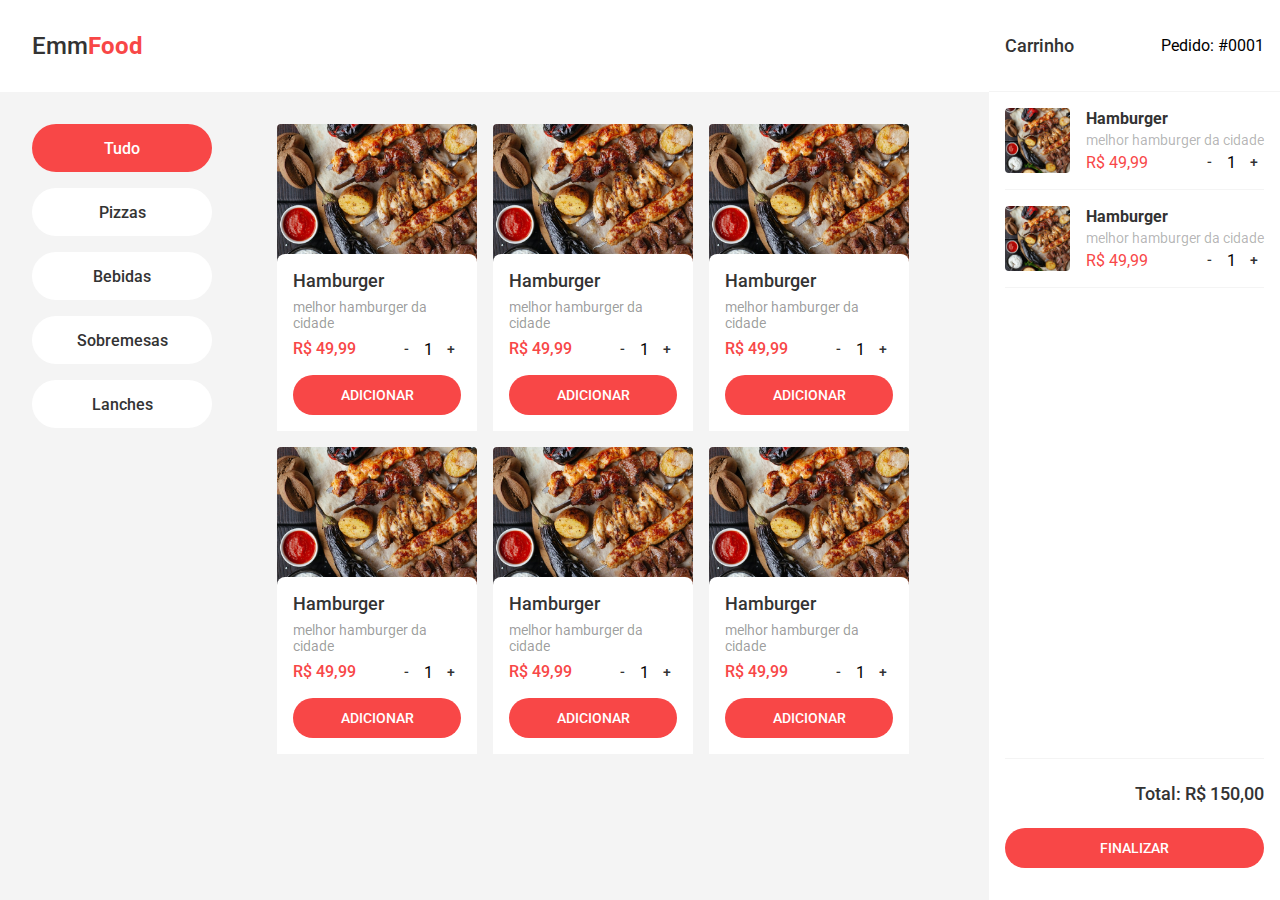
<file: index.html>
<!DOCTYPE html>

<html lang="pt-br">
<head>
  <meta charset="UTF-8">
  <title>EmmFood - Dashboard</title>
  <link rel="preconnect" href="https://fonts.googleapis.com">
  <link rel="preconnect" href="https://fonts.gstatic.com" crossorigin>
  <link href="https://fonts.googleapis.com/css2?family=Roboto:wght@400;500;700&display=swap" rel="stylesheet">
  <link rel="stylesheet" href="css/root.css">
  <link rel="stylesheet" href="css/styles.css">
</head>

<body>
<header class="header">
  <a href="/" class="logo">
    <h1>Emm<strong>Food</strong></h1>
  </a>
</header>
<div class="content">
  <nav class="navigation">
    <a class="active" href="#">Tudo</a>
    <a href="#">Pizzas</a>
    <a href="#">Bebidas</a>
    <a href="#">Sobremesas</a>
    <a href="#">Lanches</a>
  </nav>
  <section class="products">
    <article class="products__item">
      <img class="products__item-image" src="img/food.jpg" alt="food">
      <div class="products__item-content">
        <h2 class="products__item-title">Hamburger</h2>
        <p class="products__item-description">melhor hamburger da cidade</p>
        <div class="products__row">
          <span class="products__item-price">R$ 49,99</span>
          <div class="products__item-quantity">
            <button class="products__item-quantity__button" type="button">-</button>
            <span class="products__item-quantity__value">1</span>
            <button class="products__item-quantity__button" type="button">+</button>
          </div>
        </div>
        <button class="button--filled products__item-button">Adicionar</button>
      </div>
    </article>
    <article class="products__item">
      <img class="products__item-image" src="img/food.jpg" alt="food">
      <div class="products__item-content">
        <h2 class="products__item-title">Hamburger</h2>
        <p class="products__item-description">melhor hamburger da cidade</p>
        <div class="products__row">
          <span class="products__item-price">R$ 49,99</span>
          <div class="products__item-quantity">
            <button class="products__item-quantity__button" type="button">-</button>
            <span class="products__item-quantity__value">1</span>
            <button class="products__item-quantity__button" type="button">+</button>
          </div>
        </div>
        <button class="button--filled products__item-button">Adicionar</button>
      </div>
    </article>
    <article class="products__item">
      <img class="products__item-image" src="img/food.jpg" alt="food">
      <div class="products__item-content">
        <h2 class="products__item-title">Hamburger</h2>
        <p class="products__item-description">melhor hamburger da cidade</p>
        <div class="products__row">
          <span class="products__item-price">R$ 49,99</span>
          <div class="products__item-quantity">
            <button class="products__item-quantity__button" type="button">-</button>
            <span class="products__item-quantity__value">1</span>
            <button class="products__item-quantity__button" type="button">+</button>
          </div>
        </div>
        <button class="button--filled products__item-button">Adicionar</button>
      </div>
    </article>
    <article class="products__item">
      <img class="products__item-image" src="img/food.jpg" alt="food">
      <div class="products__item-content">
        <h2 class="products__item-title">Hamburger</h2>
        <p class="products__item-description">melhor hamburger da cidade</p>
        <div class="products__row">
          <span class="products__item-price">R$ 49,99</span>
          <div class="products__item-quantity">
            <button class="products__item-quantity__button" type="button">-</button>
            <span class="products__item-quantity__value">1</span>
            <button class="products__item-quantity__button" type="button">+</button>
          </div>
        </div>
        <button class="button--filled products__item-button">Adicionar</button>
      </div>
    </article>
    <article class="products__item">
      <img class="products__item-image" src="img/food.jpg" alt="food">
      <div class="products__item-content">
        <h2 class="products__item-title">Hamburger</h2>
        <p class="products__item-description">melhor hamburger da cidade</p>
        <div class="products__row">
          <span class="products__item-price">R$ 49,99</span>
          <div class="products__item-quantity">
            <button class="products__item-quantity__button" type="button">-</button>
            <span class="products__item-quantity__value">1</span>
            <button class="products__item-quantity__button" type="button">+</button>
          </div>
        </div>
        <button class="button--filled products__item-button">Adicionar</button>
      </div>
    </article>
    <article class="products__item">
      <img class="products__item-image" src="img/food.jpg" alt="food">
      <div class="products__item-content">
        <h2 class="products__item-title">Hamburger</h2>
        <p class="products__item-description">melhor hamburger da cidade</p>
        <div class="products__row">
          <span class="products__item-price">R$ 49,99</span>
          <div class="products__item-quantity">
            <button class="products__item-quantity__button" type="button">-</button>
            <span class="products__item-quantity__value">1</span>
            <button class="products__item-quantity__button" type="button">+</button>
          </div>
        </div>
        <button class="button--filled products__item-button">Adicionar</button>
      </div>
    </article>
  </section>
</div>
<aside class="cart">
  <header class="cart__header">
    <h1 class="cart__header-title">Carrinho</h1>
    <span class="cart__header-subtitle">Pedido: #0001</span>
  </header>

  <ul class="cart__items">
    <li class="cart__item">
      <img class="cart__item-image" src="img/food.jpg" alt="image">
      <div class="cart__item-content">
        <h2 class="cart__item-title">Hamburger</h2>
        <p class="cart__item-description">melhor hamburger da cidade</p>
        <div class="cart__row">
          <span class="cart__item-price">R$ 49,99</span>
          <div class="cart__item-quantity">
            <button class="cart__item-quantity__button" type="button">-</button>
            <span class="cart__item-quantity__value">1</span>
            <button class="cart__item-quantity__button" type="button">+</button>
          </div>
        </div>
      </div>
    </li>
    <li class="cart__item">
      <img class="cart__item-image" src="img/food.jpg" alt="image">
      <div class="cart__item-content">
        <h2 class="cart__item-title">Hamburger</h2>
        <p class="cart__item-description">melhor hamburger da cidade</p>
        <div class="cart__row">
          <span class="cart__item-price">R$ 49,99</span>
          <div class="cart__item-quantity">
            <button class="cart__item-quantity__button" type="button">-</button>
            <span class="cart__item-quantity__value">1</span>
            <button class="cart__item-quantity__button" type="button">+</button>
          </div>
        </div>
      </div>
    </li>
  </ul>
  <div class="cart__footer">
    <h3 class="cart__total">Total: R$ 150,00</h3>
    <button class="button--filled cart__footer-checkout">Finalizar</button>
  </div>
</aside>
</body>
</html>
</file>
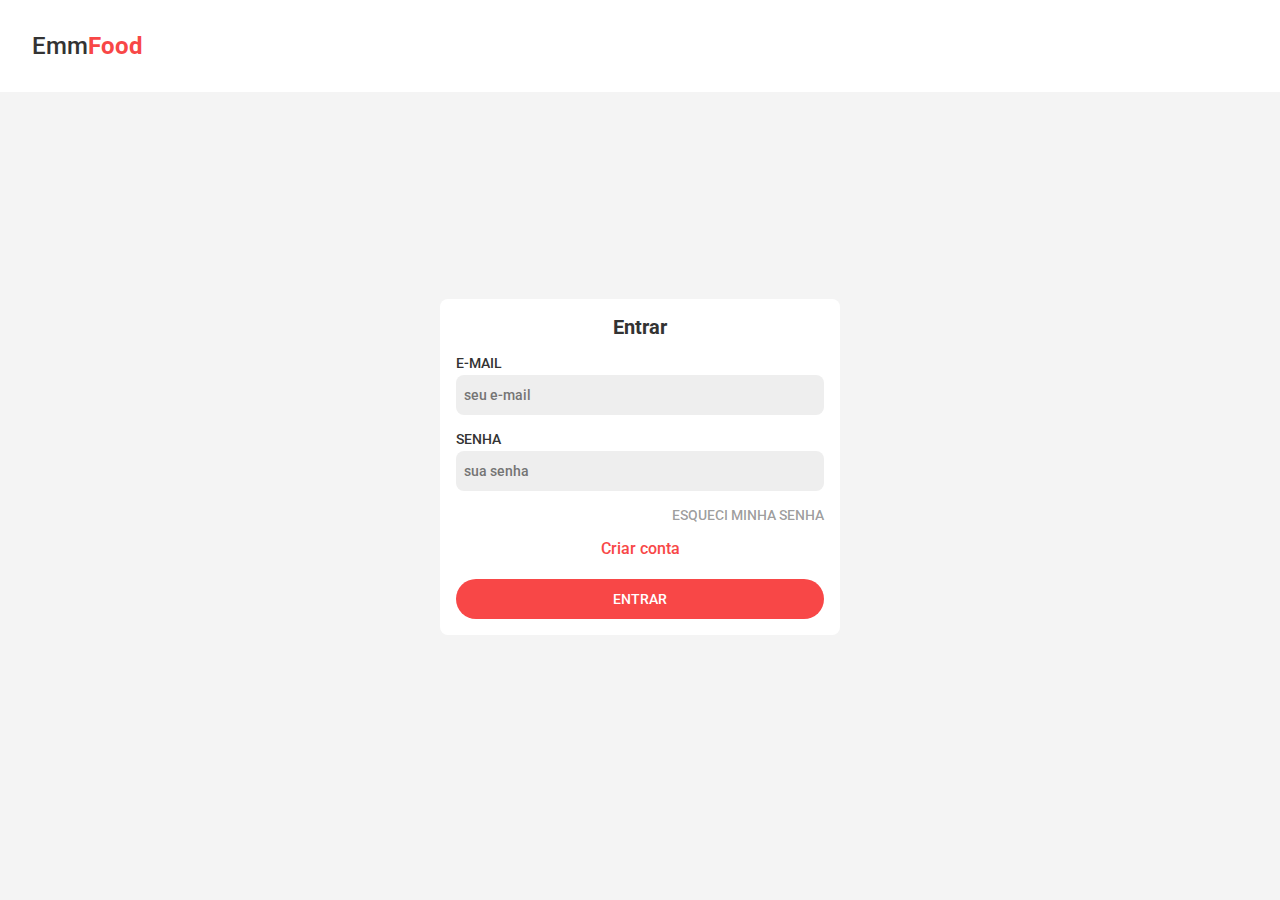
<file: login.html>
<!DOCTYPE html>

<html lang="pt-br">
<head>
  <meta charset="UTF-8">
  <title>Login - EmmFood</title>
  <meta name="viewport" content="width=device-width, initial-scale=1.0">
  <link rel="preconnect" href="https://fonts.googleapis.com">
  <link rel="preconnect" href="https://fonts.gstatic.com" crossorigin>
  <link href="https://fonts.googleapis.com/css2?family=Roboto:wght@400;500;700&display=swap" rel="stylesheet">
  <link rel="stylesheet"
        href="https://fonts.googleapis.com/css2?family=Material+Symbols+Outlined:opsz,wght,FILL,GRAD@48,400,0,0"/>
  <link rel="stylesheet" href="css/root.css">
  <link rel="stylesheet" href="css/styles.css">
</head>

<body>
<article>
  <header class="header">
    <a href="index.html" class="logo"><h1>Emm<strong>Food</strong></h1></a>
  </header>

  <div class="form">
    <form class="form__login">
      <h2 class="form__title">Entrar</h2>
      <div class="text-field">
        <label for="email">E-mail</label>
        <input id="email" type="email" name="email" placeholder="seu e-mail">
      </div>
      <div class="text-field">
        <label for="password">Senha</label>
        <input id="password" type="password" name="password" placeholder="sua senha">
      </div>
      <a class="form__forgot-password">Esqueci minha senha</a>
      <a href="#" class="form__register-link">Criar conta</a>
      <button class="button--filled" type="submit">Entrar</button>
    </form>
  </div>
</article>
</body>
</html>
</file>
<file: css/root.css>
:root {
  --brand-color-400: #f84747;
  --brand-color-500: #fd3129;
  --color-white: #ffffff;
  --color-black: #333333;
  --shape-color: #eeeeee;
  --shape-color-hover: #dddddd;

  --bg-color: #f4f4f4;

  --font-weight-medium: 500;

  --min-height-touchable: 40px;
}

*,
*::before,
*::after {
  box-sizing: border-box;
}

html {
  font-family: 'Roboto', sans-serif;
}

body {
  margin: 0;
  background-color: var(--bg-color);
}

h1,
h2,
h3,
h4,
h5,
h6 {
  margin: 0;
}

p {
  margin: 0;
}

p + p {
  margin-block-start: 1rem;
}

/** COMPONENTS **/
.logo {
  color: var(--color-black);
}

.logo > * {
  font-size: 1.5rem;
  font-weight: var(--font-weight-medium);
}

.logo strong {
  font-weight: 700;
  color: var(--brand-color-400) !important;
}

/* Anchor */
a {
  color: var(--brand-color-400);
  font-size: 1rem;
  font-weight: var(--font-weight-medium);
  text-decoration: none;
}

a:hover {
  text-decoration: underline;
}

button, .button {
  width: 100%;
  min-height: var(--min-height-touchable);
  display: flex;
  align-items: center;
  justify-content: center;
  cursor: pointer;
  padding: 0 3rem;
  border: none;
  border-radius: 3rem;
  background-color: var(--shape-color);

  transition: background-color 0.2s;

  color: var(--color-black);
  font-weight: var(--font-weight-medium);
  font-size: 0.875rem;
  font-family: inherit;
  text-decoration: none;
  text-transform: uppercase;
}

button:hover, .button:hover {
  text-decoration: none;
  background-color: var(--shape-color-hover);
}

.button--filled {
  color: var(--color-white);
  background-color: var(--brand-color-400);
}

.button--filled:hover {
  background-color: var(--brand-color-500);
}

.text-field {
  gap: 0.25rem;
  display: flex;
  flex-flow: column;
}

.text-field + .text-field {
  margin-top: 1rem;
}

.text-field label {
  color: var(--color-black);
  font-size: 0.875rem;
  font-weight: var(--font-weight-medium);
  text-transform: uppercase;
}

.text-field input {
  width: 100%;
  padding-inline: 0.5rem;
  min-height: var(--min-height-touchable);
  border: none;
  border-radius: 0.5rem;
  background-color: var(--shape-color);

  color: var(--color-black);
  font-weight: var(--font-weight-medium);
  font-size: 0.875rem;
  font-family: inherit;
}
</file>
<file: css/styles.css>
.header {
  display: flex;
  align-items: center;
  justify-content: space-between;
  padding: 2rem;
  background-color: var(--color-white);
}

.content {
  width: calc(100vw - 306px);
  display: flex;
  justify-content: flex-start;
}

@media screen and (max-width: 970px) {
  .content {
    width: 100%;
  }
}

@media screen and (max-width: 1215px) {
  .content {
    flex-flow: column;
  }
}

.navigation {
  gap: 1rem;
  padding: 2rem 0 2rem 2rem;
  display: flex;
  flex-flow: column;
}

@media screen and (max-width: 1215px) {
  .navigation {
    flex-flow: row;
    overflow-x: scroll;
    padding: 1rem;
  }
}

.navigation a {
  height: 3rem;
  min-width: 180px;
  display: flex;
  align-items: center;
  justify-content: center;
  color: var(--color-black);
  border-radius: 3rem;
  background-color: var(--color-white);

  transition: 0.2s;
}

.navigation a:hover {
  text-decoration: none;
  color: var(--color-white);
  background-color: var(--brand-color-400);
}

.navigation a.active {
  color: var(--color-white);
  background-color: var(--brand-color-400);
}

.navigation a.active:hover {
  background-color: var(--brand-color-500);
}

.products {
  width: 100%;
  padding: 2rem;
  gap: 1rem;
  display: grid;
  justify-content: center;
  grid-template-columns: repeat(3, max-content);
}

@media screen and (max-width: 450px) {
  .products {
    grid-template-columns: repeat(1, max-content) !important;
  }
}

@media screen and (max-width: 670px) {
  .products {
    grid-template-columns: repeat(2, max-content);
  }
}

.products__row {
  display: flex;
  justify-content: space-between;
}

.products__item {
  max-width: 200px;
  display: flex;
  flex-flow: column;
  background-color: var(--color-white);
}

.products__item-content {
  padding: 1rem;
  margin-block-start: -20px;
  border-start-start-radius: 0.5rem;
  border-start-end-radius: 0.5rem;
  background-color: var(--color-white);
}

.products__item-image {
  object-fit: cover;
  max-width: 200px;
  max-height: 150px;
  border-radius: 0.25rem;
}

.products__item-title {
  color: var(--color-black);
  font-size: 1.125rem;
  font-weight: var(--font-weight-medium);
}

.products__item-description {
  margin-block: 0.5rem;
  font-size: 0.875rem;
  color: rgba(0, 0, 0, 0.4);
}

.products__item-price {
  color: var(--brand-color-400);
  font-size: 1rem;
  font-weight: var(--font-weight-medium);
}

.products__item-quantity {
  gap: 0.5rem;
  display: flex;
  align-items: center;
}

.products__item-quantity__button {
  width: 20px;
  min-height: 20px;
  border-radius: 50%;
  padding: 0;
  background-color: var(--color-white);
}

.products__item-button {
  margin-block-start: 1rem;
}

.cart {
  display: flex;
  flex-flow: column;
  top: 0;
  right: 0;
  height: 100vh;
  position: fixed;
  background-color: var(--color-white);
}

@media screen and (max-width: 970px) {
  .cart {
    right: -2000px;
  }
}

.cart__header {
  height: 92px;
  padding-inline: 1rem;
  display: flex;
  align-items: center;
  justify-content: space-between;
  border-block-end: 1px solid var(--bg-color);
}

.cart__menu {
  width: min-content;
  display: flex;
  align-items: center;
}

.cart__menu:hover {
  color: var(--color-white);
  background-color: var(--brand-color-400);
}

.cart__menu-quantity {
  font-size: 1rem;
  margin-inline-start: 0.25rem;
}

.cart__header-title {
  font-size: 1.125rem;
  color: var(--color-black);
  font-weight: var(--font-weight-medium);
}

.cart__header-subtitle {
  font-size: 1rem;
}

.cart__items {
  margin: 0;
  padding: 0 1rem;
}

.cart__item {
  display: flex;
  align-items: center;
  padding-block: 1rem;
  border-block-end: 1px solid var(--bg-color);
}

.cart__item-image {
  object-fit: cover;
  width: 65px;
  height: 65px;
  border-radius: 0.25rem;
}

.cart__item-content {
  gap: 0.25rem;
  display: flex;
  flex-flow: column;
  margin-inline-start: 1rem;
}

.cart__item-title {
  font-size: 1rem;
  color: var(--color-black);
}

.cart__item-description {
  font-size: 0.875rem;
  color: rgba(0, 0, 0, 0.3);
}

.cart__row {
  display: flex;
  align-items: center;
  justify-content: space-between;
}

.cart__item-price {
  color: var(--brand-color-400);
}

.cart__item-quantity {
  gap: 0.5rem;
  display: flex;
  align-items: center;
}

.cart__item-quantity__button {
  width: 20px;
  min-height: 20px;
  border-radius: 50%;
  padding: 0;
  background-color: var(--color-white);
}

.cart__footer {
  padding: 2rem 1rem;
  margin-block-start: auto;
}

.cart__total {
  padding-block: 1.5rem;
  border-block-start: 1px solid var(--bg-color);
  color: var(--color-black);
  text-align: right;
  font-size: 1.125rem;
  font-weight: var(--font-weight-medium);
}

.form {
  height: calc(100vh - 150px);
  display: flex;
  align-items: center;
  justify-content: center;
}

.form__login {
  width: 400px;
  padding: 1rem;
  border-radius: 0.5rem;
  background-color: var(--color-white);
}

.form__title {
  font-size: 1.25rem;
  text-align: center;
  color: var(--color-black);
  margin-block-end: 1rem;
}

.form__forgot-password {
  cursor: pointer;
  display: block;
  font-size: 0.875rem;
  color: rgba(0, 0, 0, 0.4);
  text-transform: uppercase;
  text-align: right;
  margin-block-start: 1rem;
}

.form__register-link {
  display: block;
  text-align: center;
  margin-block-start: 1rem;
  min-height: var(--min-height-touchable);
}
</file>
